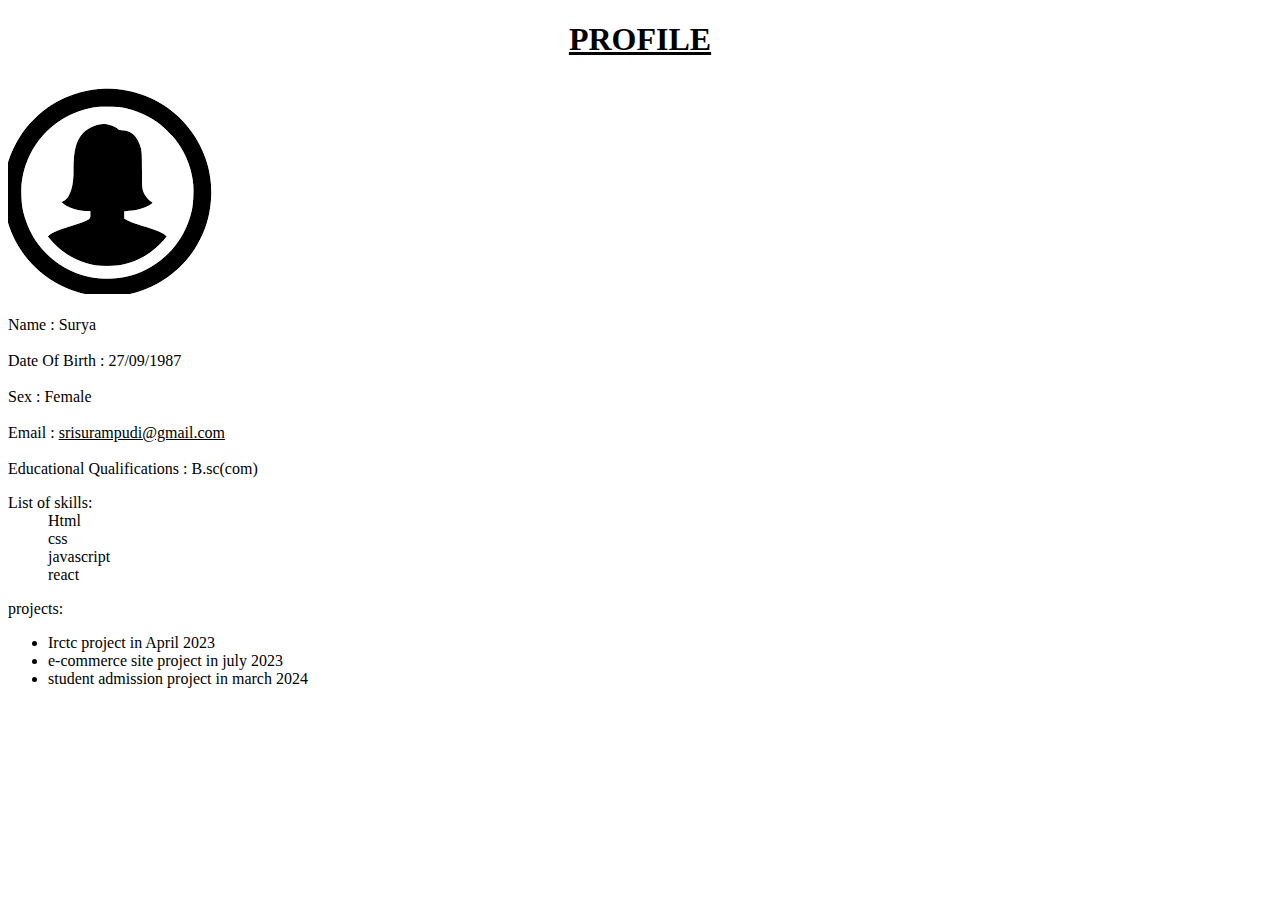
<file: Profile/index.html>
<!DOCTYPE html>
<html lang="en">

<head>
    <meta charset="UTF-8">
    <meta name="viewport" content="width=device-width, initial-scale=1.0">
    <title>Document</title>
    <style>
        .A {
            text-align: center;
            text-decoration: underline;
        }
    </style>
</head>

<body>

    <h1 class="A">PROFILE </h1>

    <img src="./image.png" alt="pic">
    <br>
    <br>
    <div> Name : Surya</div>
    <br>
    <div> Date Of Birth : 27/09/1987</div>
    <br>
    <div> Sex : Female</div>
    <br>
    <div> Email : <u>srisurampudi@gmail.com</u> </div>
    <br>
    <div> Educational Qualifications : B.sc(com)</div>

    <dl>
        <dt>List of skills:</dt>
        <dd>Html</dd>
        <dd>css</dd>
        <dd>javascript</dd>
        <dd>react</dd>
    </dl>

    <div>projects:</div>
    <ul>
        <li>
            Irctc project in April 2023
        </li>
        <li>
            e-commerce site project in july 2023
        </li>
        <li>student admission project in march 2024</li>
    </ul>


</body>

</html>
</file>
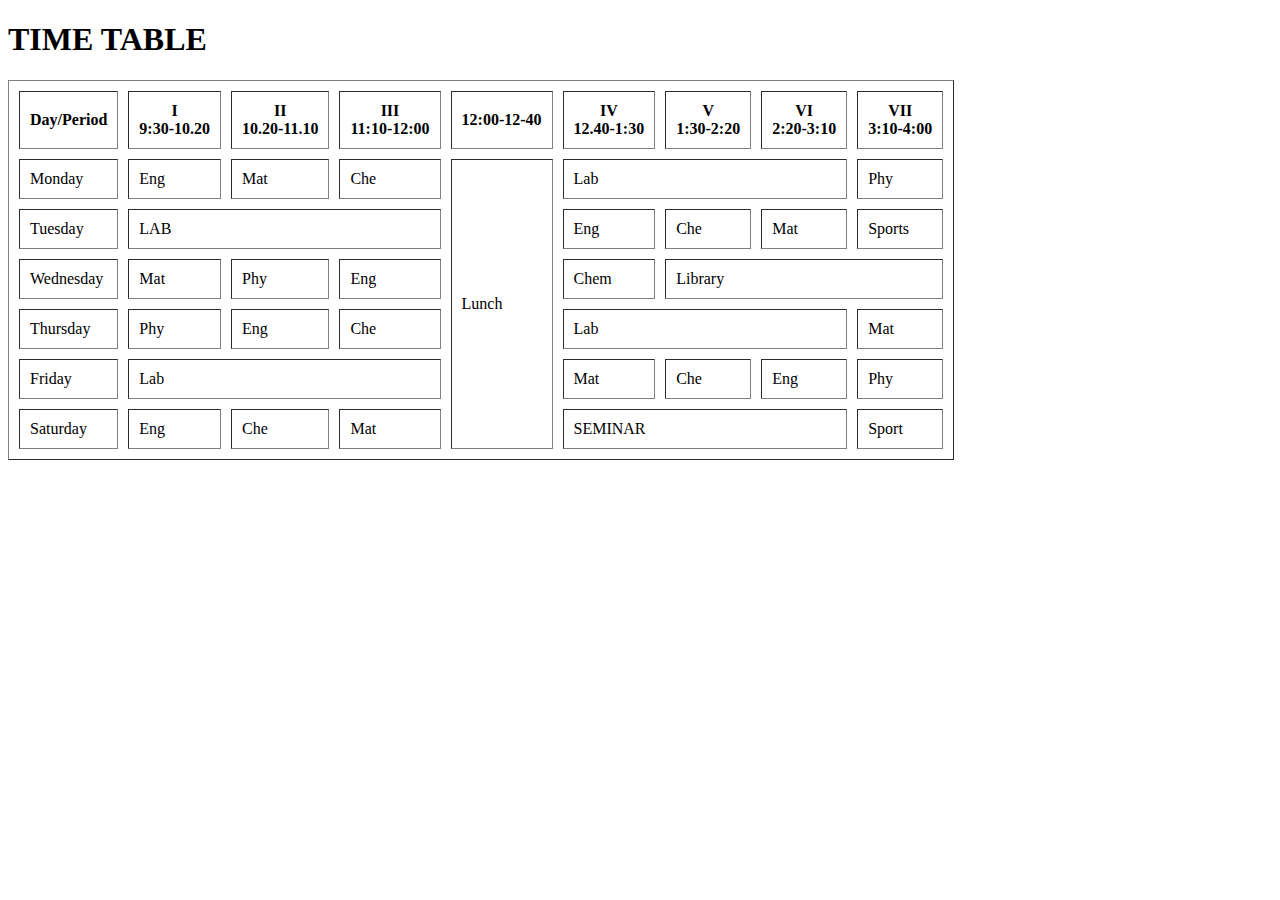
<file: TimeTable/index.html>
<!DOCTYPE html>
<html lang="en">

<head>
    <meta charset="UTF-8">
    <meta name="viewport" content="width=device-width, initial-scale=1.0">
    <title>Document</title>


</head>

<body>
    <h1>TIME TABLE</h1>
    <table border="1" cellspacing="10" cellpadding="10">
        <tr>
            <th>Day/Period</th>
            <th> I <br /> 9:30-10.20</th>
            <th> II <br /> 10.20-11.10</th>
            <th> III <br> 11:10-12:00</th>
            <th> 12:00-12-40</th>
            <th>IV <br> 12.40-1:30</th>
            <th>V <br>1:30-2:20</th>
            <th>VI <br>2:20-3:10</th>
            <th>VII <br>3:10-4:00</th>
        </tr>
        <tr>
            <td>Monday</td>
            <td>Eng</td>
            <td>Mat</td>
            <td>Che</td>
            <td rowspan="6"> Lunch</td>
            <td colspan="3">Lab</td>
            <td>Phy</td>


        </tr>
        <tr>
            <td>Tuesday</td>
            <td colspan="3">LAB</td>
            <td>Eng</td>
            <td>Che</td>
            <td>Mat</td>
            <td>Sports</td>

        </tr>
        <tr>
            <td>Wednesday</td>
            <td>Mat</td>
            <td>Phy</td>
            <td>Eng</td>
            <td>Chem</td>
            <td colspan="3">Library</td>

        </tr>
        <tr>
            <td>Thursday</td>
            <td>Phy</td>
            <td>Eng</td>
            <td>Che</td>
            <td colspan="3">Lab</td>
            <td>Mat</td>

        </tr>
        <tr>
            <td>Friday</td>
            <td colspan="3">Lab</td>
            <td>Mat</td>
            <td>Che</td>
            <td>Eng</td>
            <td>Phy</td>

        </tr>
        <tr>
            <td>Saturday</td>
            <td>Eng</td>
            <td>Che</td>
            <td>Mat</td>
            <td colspan="3">SEMINAR</td>
            <td>Sport</td>

        </tr>
    </table>
</body>

</html>
</file>
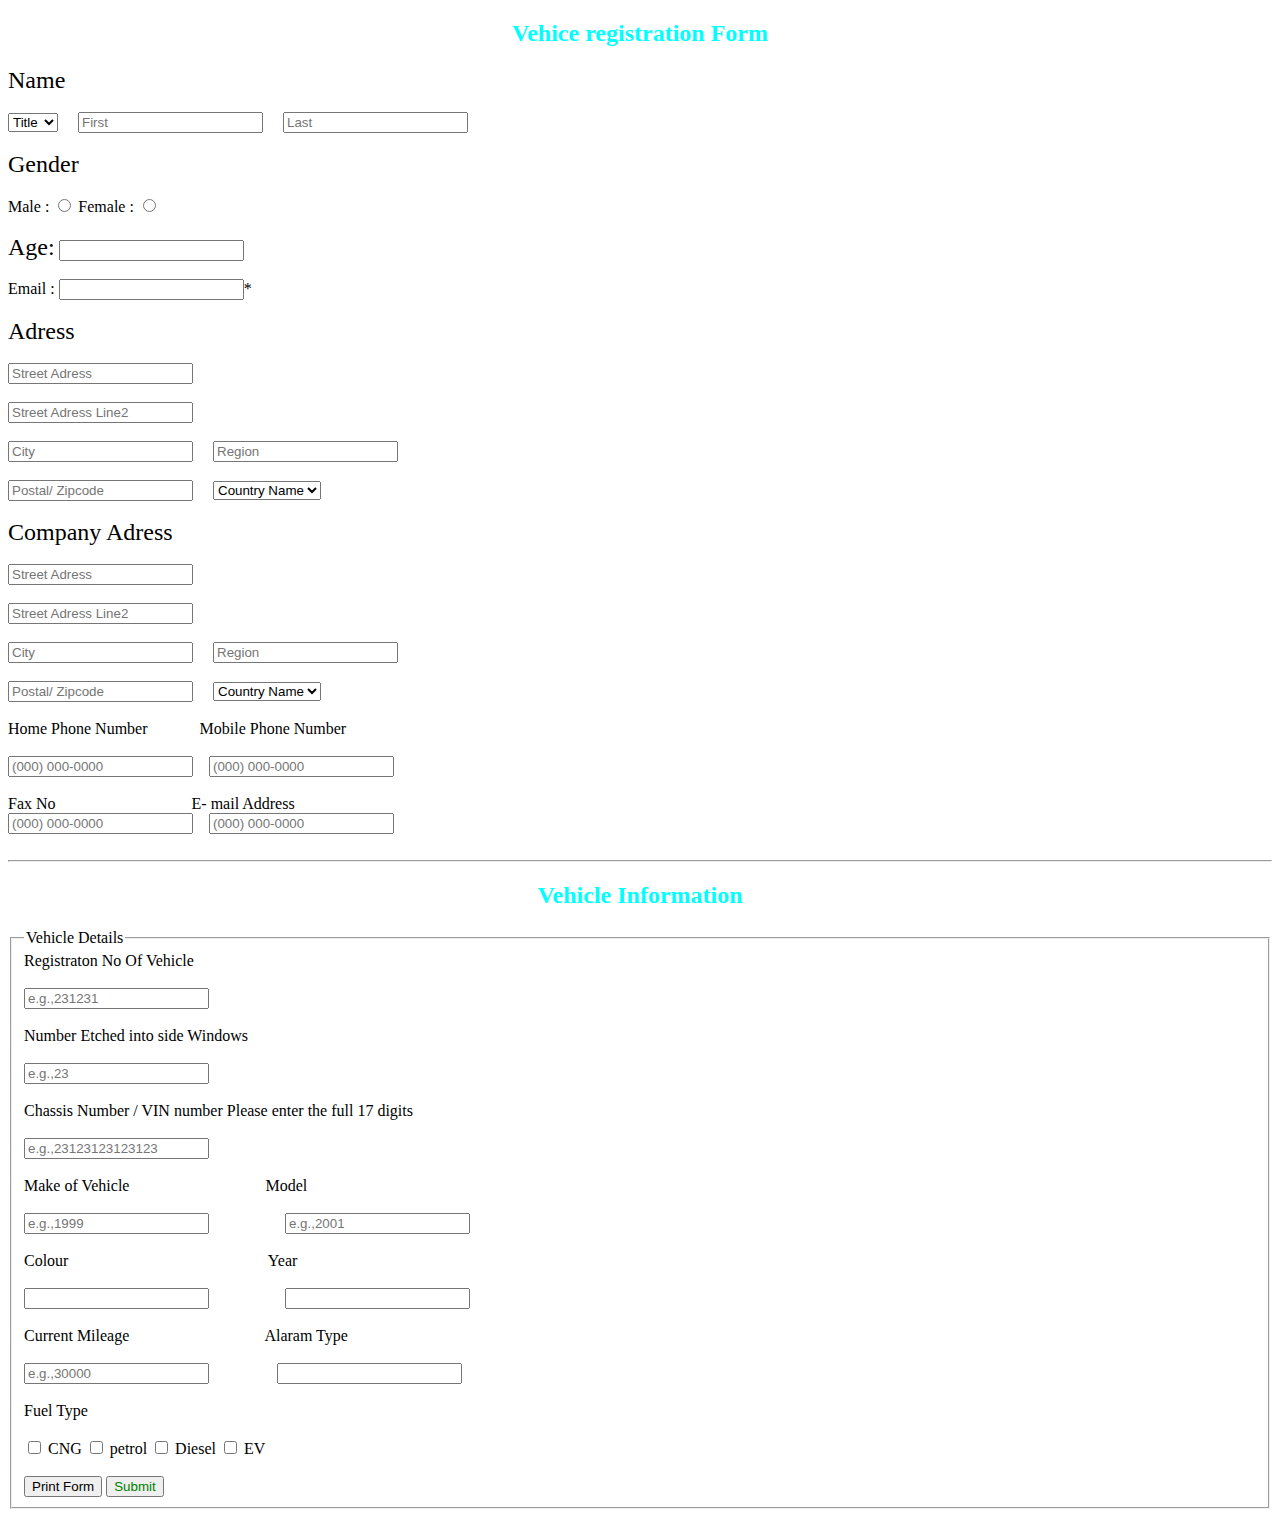
<file: VehicleRegistration/index.html>
<!DOCTYPE html>
<html lang="en">

<head>
    <meta charset="UTF-8" />
    <meta name="viewport" content="width=device-width, initial-scale=1.0" />
    <title>VehicleRegistrationForm</title>
</head>

<body>
    <h2 style="color: aqua" align="center">Vehice registration Form</h2>
    <form action="main.java">
        <label for="name" style="font-size: 150%">Name</label><br /><br />
        <select style="max-height: max-content" name="title" id="">
            <option value="Title">Title</option>
            <option value="Ms">Ms</option>
            <option value="Miss">Miss</option>
            <option value="Mr">Mr</option>
            <option value="Mrs">Mrs</option>
        </select>
        &nbsp;&nbsp;&nbsp;
        <input type="text" placeholder="First" />
        &nbsp;&nbsp;&nbsp;
        <input type="text" placeholder="Last" />
        <br />
        <br />
        <label for="gender" style="font-size: 150%">Gender</label>
        <br />
        <br />
        <label for="male"> Male :</label>
        <input type="radio" name="gender" id="male">
        <label for="female"> Female :</label>
        <input type="radio" name="gender" id="female">
        <br>
        <br>
        <label for="age" style="font-size: 150%">Age:</label>
        <input type="number">
        <br><br>
        <label for="email"> Email :</label>
        <input type="email">*



        <br>
        <br>
        <label for="Adress" style="font-size: 150%">Adress</label><br /><br />
        <input type="text" placeholder="Street Adress" />
        <br />
        <br />

        <input type="text" placeholder="Street Adress Line2" />
        <br />
        <br />
        <input type="text" placeholder="City" />
        &nbsp;&nbsp;&nbsp;
        <input type="text" placeholder="Region" />
        <br />
        <br />
        <input type="text" placeholder="Postal/ Zipcode" />
        &nbsp;&nbsp;&nbsp;
        <select name="country" id="">
            <option value="countryname">Country Name</option>
            <option value="countryname">Australi</option>
            <option value="countryname">U.S.A</option>
            <option value="countryname">U.k</option>
            <option value="countryname">India</option>
            <option value="countryname">Newzealand</option>


        </select>
        <br>
        <br>
        <label for="Adress" style="font-size: 150%"> Company Adress</label><br /><br />
        <input type="text" placeholder="Street Adress" />
        <br />
        <br />

        <input type="text" placeholder="Street Adress Line2" />
        <br />
        <br />
        <input type="text" placeholder="City" />
        &nbsp;&nbsp;&nbsp;
        <input type="text" placeholder="Region" />
        <br />
        <br />
        <input type="text" placeholder="Postal/ Zipcode" />
        &nbsp;&nbsp;&nbsp;
        <select name="country" id="">
            <option value="countryname">Country Name</option>
            <option value="countryname">Australi</option>
            <option value="countryname">U.S.A</option>
            <option value="countryname">U.k</option>
            <option value="countryname">India</option>
            <option value="countryname">Newzealand</option>


        </select>
        <br>
        <br>
        <label for="ph">Home Phone Number</label>
        &nbsp;&nbsp;&nbsp;&nbsp;&nbsp;&nbsp;&nbsp;&nbsp;&nbsp;&nbsp;&nbsp;
        <label for="ph">Mobile Phone Number</label>
        <br>
        <br>
        <input type="text" maxlength="10" placeholder="(000) 000-0000">
        &nbsp;&nbsp;

        <input type="text" maxlength="10" placeholder="(000) 000-0000">
        <br>
        <br>

        <label for="ph">Fax No</label>
        &nbsp;&nbsp;&nbsp;&nbsp;&nbsp;&nbsp;&nbsp;&nbsp;&nbsp;&nbsp;&nbsp;&nbsp;&nbsp;&nbsp;&nbsp;&nbsp;&nbsp;&nbsp;&nbsp;&nbsp;&nbsp;&nbsp;&nbsp;&nbsp;&nbsp;&nbsp;&nbsp;&nbsp;&nbsp;&nbsp;&nbsp;&nbsp;
        <label for="ph">E- mail Address</label>
        <br>

        <input type="text" maxlength="10" placeholder="(000) 000-0000">
        &nbsp;&nbsp;

        <input type="text" maxlength="10" placeholder="(000) 000-0000">
        <br>
        <br>
        <hr>
        <h2 style="color: aqua" align="center">Vehicle Information</h2>
        <fieldset>
            <legend> Vehicle Details</legend>
            <label for="registration">Registraton No Of Vehicle</label>
            <br>
            <br>

            <input type="text" placeholder="e.g.,231231">
            <br>
            <br>
            <label for="sidewindow">Number Etched into side Windows</label>
            <br>
            <br>
            <input type="text" placeholder="e.g.,23">
            <br>
            <br>
            <label for="vin number">Chassis Number / VIN number Please enter the full 17 digits</label>
            <br>
            <br>
            <input type="text" placeholder="e.g.,23123123123123">
            <br>
            <br>
            <label for="Make of Vehicle">Make of Vehicle</label>
            &nbsp;&nbsp;&nbsp;&nbsp;&nbsp;&nbsp;&nbsp;&nbsp;&nbsp;&nbsp;&nbsp;&nbsp;&nbsp;&nbsp;&nbsp;&nbsp;&nbsp;&nbsp;&nbsp;&nbsp;&nbsp;&nbsp;&nbsp;&nbsp;&nbsp;&nbsp;&nbsp;&nbsp;&nbsp;&nbsp;&nbsp;&nbsp;
            <label for="Make of Vehicle">Model</label>
            <br>
            <br>
            <input type="text" placeholder="e.g.,1999">
            &nbsp;&nbsp;&nbsp;&nbsp;&nbsp;&nbsp;&nbsp;&nbsp;&nbsp;&nbsp;&nbsp;&nbsp;&nbsp;&nbsp;&nbsp;&nbsp;&nbsp;
            <input type="number" placeholder="e.g.,2001">
            <br>
            <br>
            <label for="colour">Colour</label>
            &nbsp;&nbsp;&nbsp;&nbsp;&nbsp;&nbsp;&nbsp;&nbsp;&nbsp;&nbsp;&nbsp;&nbsp;&nbsp;&nbsp;&nbsp;&nbsp;&nbsp;
            &nbsp;&nbsp;&nbsp;&nbsp;&nbsp;&nbsp;&nbsp;&nbsp;&nbsp;&nbsp;&nbsp;&nbsp;&nbsp;&nbsp;&nbsp;&nbsp;&nbsp;
            &nbsp;&nbsp;&nbsp;&nbsp;&nbsp;&nbsp;&nbsp;&nbsp;&nbsp;&nbsp;&nbsp;&nbsp;
            <label for="year">Year</label>
            <br>
            <br>
            <input type="text" placeholder="">
            &nbsp;&nbsp;&nbsp;&nbsp;&nbsp;&nbsp;&nbsp;&nbsp;&nbsp;&nbsp;&nbsp;&nbsp;&nbsp;&nbsp;&nbsp;&nbsp;&nbsp;

            <input type="number" maxlength="4" placeholder="">
            <br>
            <br>
            <label for="current mileage">Current Mileage</label>
            &nbsp;&nbsp;&nbsp;&nbsp;&nbsp;&nbsp;&nbsp;&nbsp;&nbsp;&nbsp;&nbsp;&nbsp;&nbsp;&nbsp;&nbsp;&nbsp;&nbsp;
            &nbsp;&nbsp;&nbsp;&nbsp;&nbsp;&nbsp;&nbsp;&nbsp;&nbsp;&nbsp;&nbsp;&nbsp;&nbsp;&nbsp;

            <label for="alarm type">Alaram Type</label>
            <br>
            <br>
            <input type="number" maxlength="10" placeholder="e.g.,30000">
            &nbsp;&nbsp;&nbsp;&nbsp;&nbsp;&nbsp;&nbsp;&nbsp;&nbsp;&nbsp;&nbsp;&nbsp;&nbsp;&nbsp;&nbsp;
            <input type="text" placeholder="">
            <br><br>
            <label for="alarm type">Fuel Type</label>
            <br><br>
            <input type="checkbox" id="type">
            <label for="type">CNG</label>
            <input type="checkbox" id="man">
            <label for="man">petrol</label>
            <input type="checkbox" id="Hyb">
            <label for="HYb">Diesel</label>
            <input type="checkbox" id="ev">
            <label for="ev">EV</label>
            <br><br>
            <button>Print Form</button>
            <button style="color: green;"> Submit</button>

        </fieldset>

    </form>
</body>

</html>
</file>
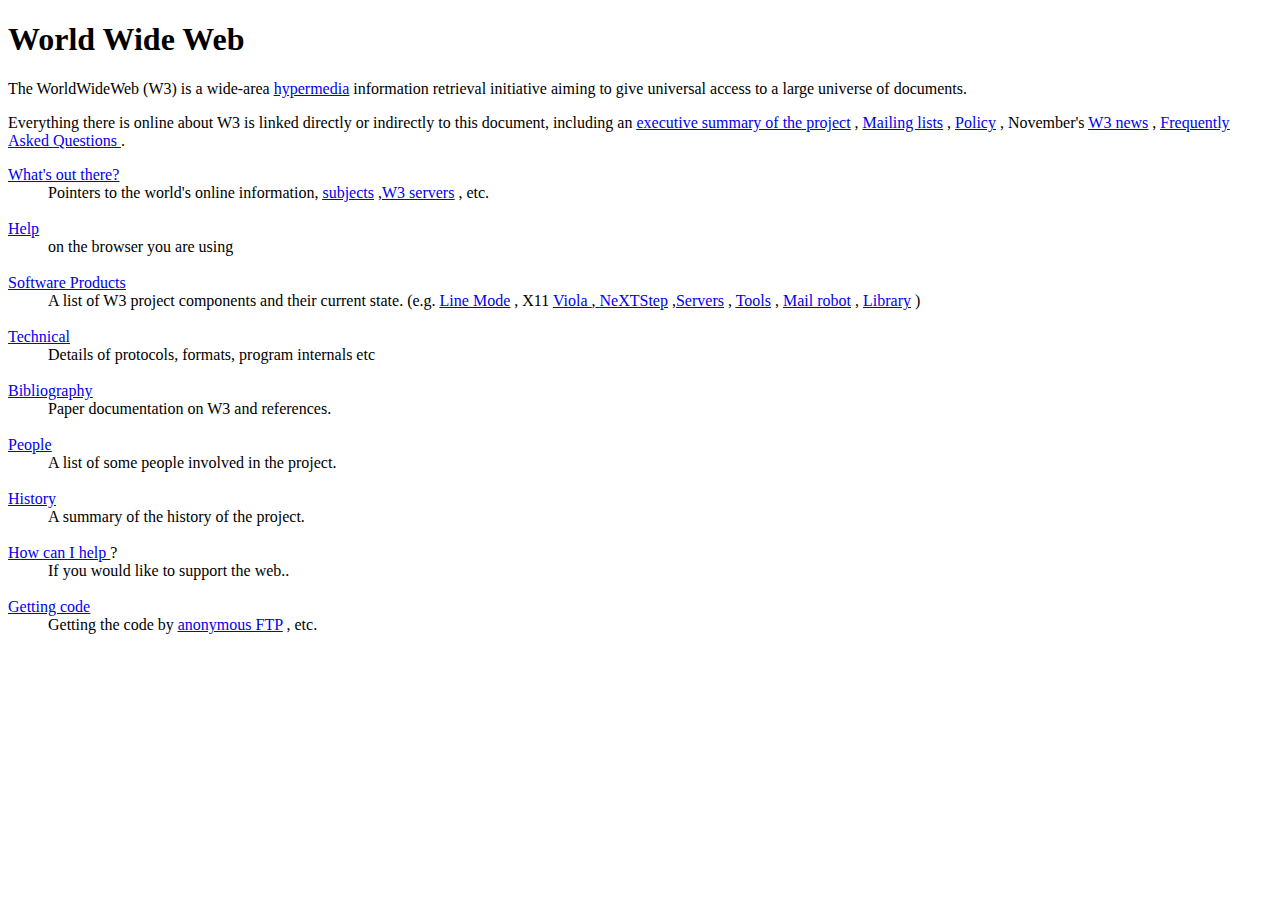
<file: WwwUSingdl/index.html>
<!DOCTYPE html>
<html lang="en">

<head>
    <meta charset="UTF-8" />
    <meta name="viewport" content="width=device-width, initial-scale=1.0" />
    <title>Document</title>
</head>

<body>
    <h1>World Wide Web</h1>
    <p>
        The WorldWideWeb (W3) is a wide-area
        <a href="https://info.cern.ch/hypertext/WWW/WhatIs.html"><u>hypermedia</u></a>
        information retrieval initiative aiming to give universal access to a
        large universe of documents.
    </p>
    <p>
        Everything there is online about W3 is linked directly or indirectly to
        this document, including an
        <a href="https://info.cern.ch/hypertext/WWW/Summary.html"><u>executive summary of the project</u></a>
        ,
        <a href="https://info.cern.ch/hypertext/WWW/Administration/Mailing/Overview.html"><u>Mailing lists</u></a>
        ,
        <a href="https://info.cern.ch/hypertext/WWW/Policy.html"><u>Policy</u></a>
        , November's
        <a href="https://info.cern.ch/hypertext/WWW/News/9211.html">
            <u>W3 news</u></a>
        ,
        <a href="https://info.cern.ch/hypertext/WWW/FAQ/List.html">
            <u>Frequently Asked Questions</u> </a>.
    </p>
    <p>
        <a href="https://info.cern.ch/hypertext/DataSources/Top.html">

            <dl>
                <dt> <a href="https://info.cern.ch/hypertext/DataSources/Top.html"><u>What's out there?</u></a></dt>
                <dd>Pointers to the world's online
                    information,
                    <a href="https://info.cern.ch/hypertext/DataSources/bySubject/Overview.html"><u>subjects</u></a>
                    ,<a href="https://info.cern.ch/hypertext/DataSources/WWW/Servers.html"><u>W3 servers</u></a>
                    , etc.

                </dd>
                <br>
                <dt><a href="https://info.cern.ch/hypertext/WWW/Help.html"> <u> Help</u></a></dt>
                <dd>on the browser you are using</dd>
                <br>
                <dt><a href="https://info.cern.ch/hypertext/WWW/Status.html">
                        <u>Software Products</u></a></dt>
                <dd> A list of W3 project components and their current state. (e.g.
                    <a href="https://info.cern.ch/hypertext/WWW/LineMode/Browser.html"><u> Line Mode</u></a>
                    , X11
                    <a href="https://info.cern.ch/hypertext/WWW/Status.html#35">
                        <u>Viola </u></a>
                    ,<a href="https://info.cern.ch/hypertext/WWW/NeXT/WorldWideWeb.html">
                        <u>NeXTStep</u></a>
                    ,<a href="https://info.cern.ch/hypertext/WWW/Daemon/Overview.html"><u>Servers</u></a>
                    ,
                    <a href="https://info.cern.ch/hypertext/WWW/Tools/Overview.html"><u>Tools</u></a>
                    ,
                    <a href="https://info.cern.ch/hypertext/WWW/MailRobot/Overview.html">
                        <u> Mail robot</u></a>
                    ,
                    <a href="https://info.cern.ch/hypertext/WWW/Status.html#57"><u>Library</u></a>
                    )
                </dd>
                <br>
                <dt> <a href="https://info.cern.ch/hypertext/WWW/Technical.html">
                        <u> Technical </u></a></dt>
                <dd>Details of protocols, formats, program internals etc</dd>
                <br>
                <dt> <a href="https://info.cern.ch/hypertext/WWW/Bibliography.html">
                        <u> Bibliography</u></a></dt>
                <dd>Paper documentation on W3 and references.</dd>
                <br>
                <dt><a href="https://info.cern.ch/hypertext/WWW/People.html"><u>People</u></a></dt>
                <dd>A list of some people involved in the project.</dd>
                <br>
                <dt><a href="https://info.cern.ch/hypertext/WWW/History.html"><u>History</u></a></dt>
                <dd>A summary of the history of the project.</dd>
                <br>
                <dt> <a href="https://info.cern.ch/hypertext/WWW/Helping.html"><u> How can I help </u></a>?</dt>
                <dd>If you would like to support the web..</dd>
                <br>
                <dt> <a href="https://info.cern.ch/hypertext/README.html"><u>Getting code</u></a></dt>
                <dd> Getting the code by
                    <a href="https://info.cern.ch/hypertext/WWW/LineMode/Defaults/Distribution.html"><u>anonymous
                            FTP</u></a>
                    , etc.
                </dd>

            </dl>
</body>

</html>
</file>
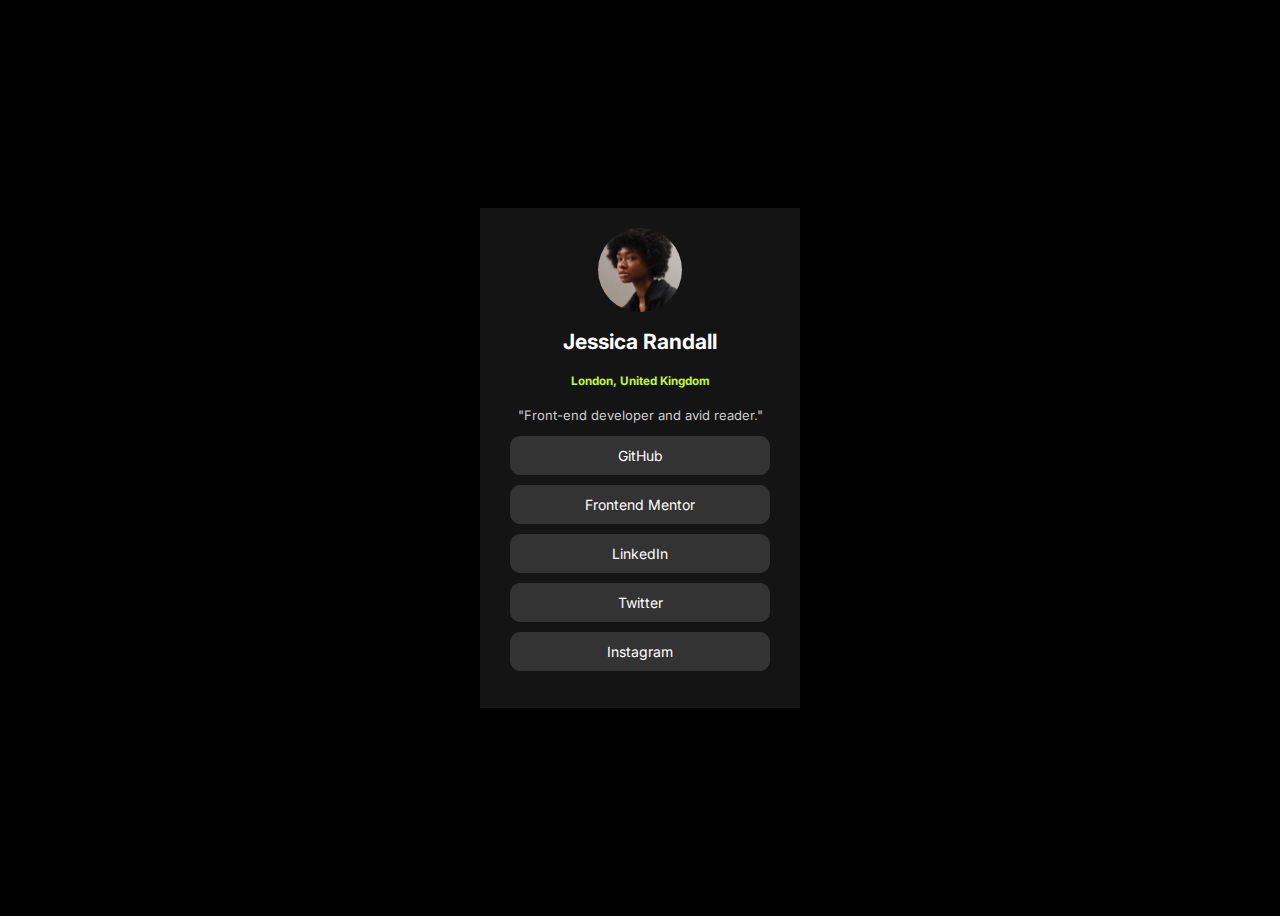
<file: Css/FrontEndMentor/index.html>
<!DOCTYPE html>
<html lang="en">

<head>
  <meta charset="UTF-8">
  <meta name="viewport" content="width=device-width, initial-scale=1.0">
  <!-- displays site properly based on user's device -->

  <link rel="icon" type="image/png" sizes="32x32" href="./assets/images/favicon-32x32.png">
  <link rel="stylesheet" href="./style.css">
  <title>Frontend Mentor | Social links profile</title>

  <!-- Feel free to remove these styles or customise in your own stylesheet 👍 -->

</head>

<body>
  <div class="main">
    <div class="image"><img id="img" src="assets/images/avatar-jessica.jpeg" alt="Jessica"></div>
    <h2 class="name">Jessica Randall</h5>
      <h5 class="address">London, United Kingdom</h6>
        <p class="para">"Front-end developer and avid reader."</p>


        <div class="GitHub">GitHub</div>
        <div class="Frontend"> Frontend Mentor</div>
        <div class="LinkedIn"> LinkedIn</div>
        <div class="Twitter">Twitter</div>
        <div class="Instagram"> Instagram</div>
    </div>
  </div>
</body>

</html>
</file>
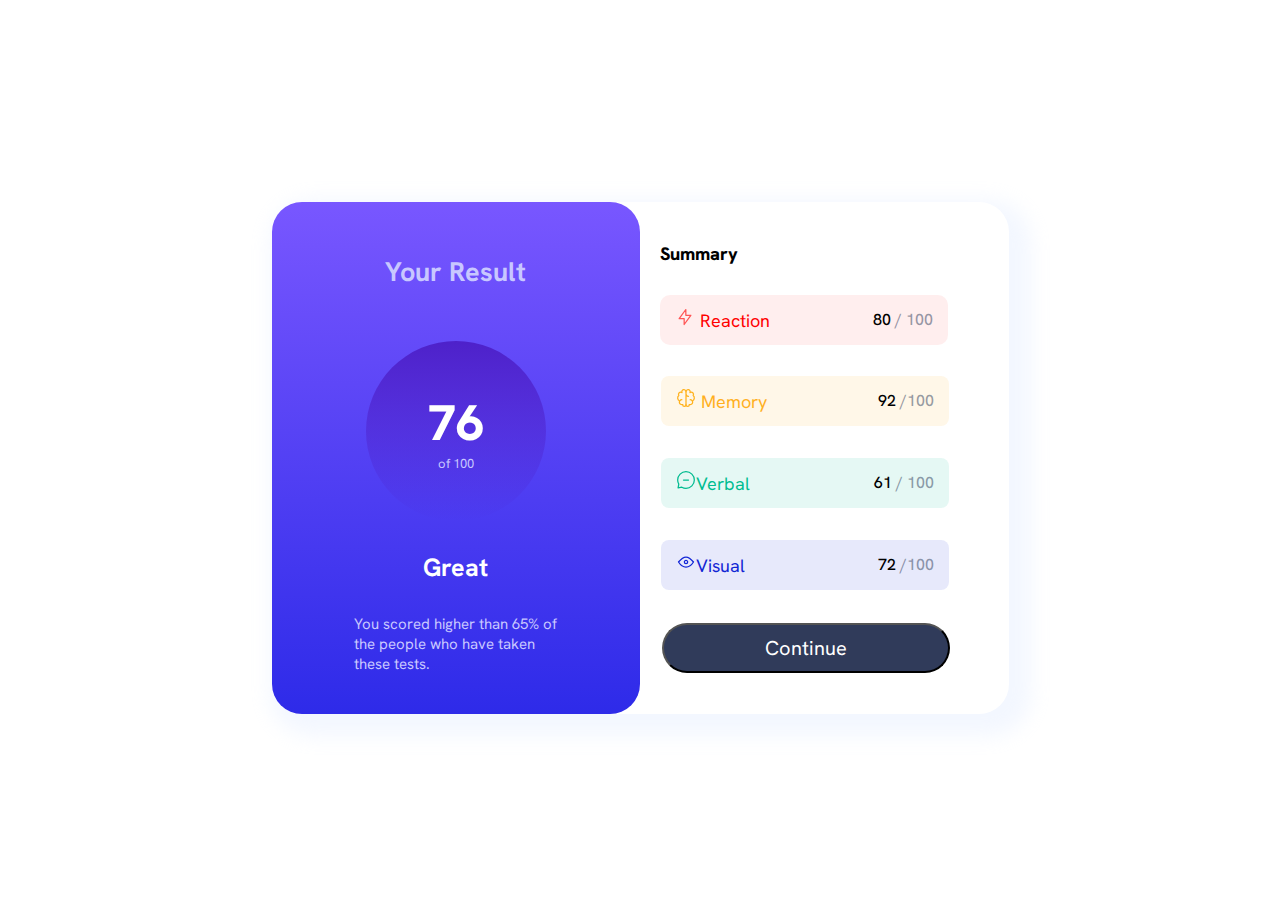
<file: Css/results-summary-component-main/index.html>
<!DOCTYPE html>
<html lang="en">

<head>
  <meta charset="UTF-8" />
  <meta name="viewport" content="width=device-width, initial-scale=1.0" />
  <!-- displays site properly based on user's device -->

  <link rel="icon" type="image/png" sizes="32x32" href="./assets/images/favicon-32x32.png" />
  <link rel="stylesheet" href="./style.css" />

  <title>Frontend Mentor | Results summary component</title>

  <!-- Feel free to remove these styles or customise in your own stylesheet 👍 -->
</head>

<body>
  <div class="main">
    <div class="card">
    <div class="container1">
      <div>
        <h2 class="result">Your Result</h2>
      </div>
      <div class="circle">
        <div class="marks">76</div>
        <div class="total">of 100</div>
      </div>
      <div class="result_status">Great</div>
      <div class="result_description">
        You scored higher than 65% of <br />the people who have taken <br />
        these tests.
      </div>
    </div>
    <!--begin container right-->
    <div class="container2">
      <div class="summary">Summary</div>
      <div class="reaction">
        <div>
          <img src="./assets/images/icon-reaction.svg" alt="Reaction" />
          Reaction
        </div>
        <div class="marks1">
          <span class="obmarks"> 80 </span>
          <span class="totalmarks">/ 100</span>
        </div>
      </div>
      <div class="memory">
        <div>
          <img src="./assets/images/icon-memory.svg" alt="Memory" />
          Memory
        </div>
        <div class="marks1">
          <span class="obmarks"> 92 </span>
          <span class="totalmarks"> /100 </span>
        </div>
      </div>
      <div class="verbal">
        <div>
          <img src="./assets/images/icon-verbal.svg" alt="Verbal" />Verbal
        </div>
        <div class="marks1">
          <span class="obmarks">61 </span>
          <span class="totalmarks">/ 100</span>
        </div>
      </div>

      <div class="visual">
        <div>
          <img src="./assets/images/icon-visual.svg" alt="Visual" />Visual
        </div>
        <div class="marks1">
          <span class="obmarks">72 </span>
          <span class="totalmarks">/100</span>
        </div>
      </div>
      <button class="button">Continue</button>
      </div>
    </div>
  </div>


</body>

</html>
</file>
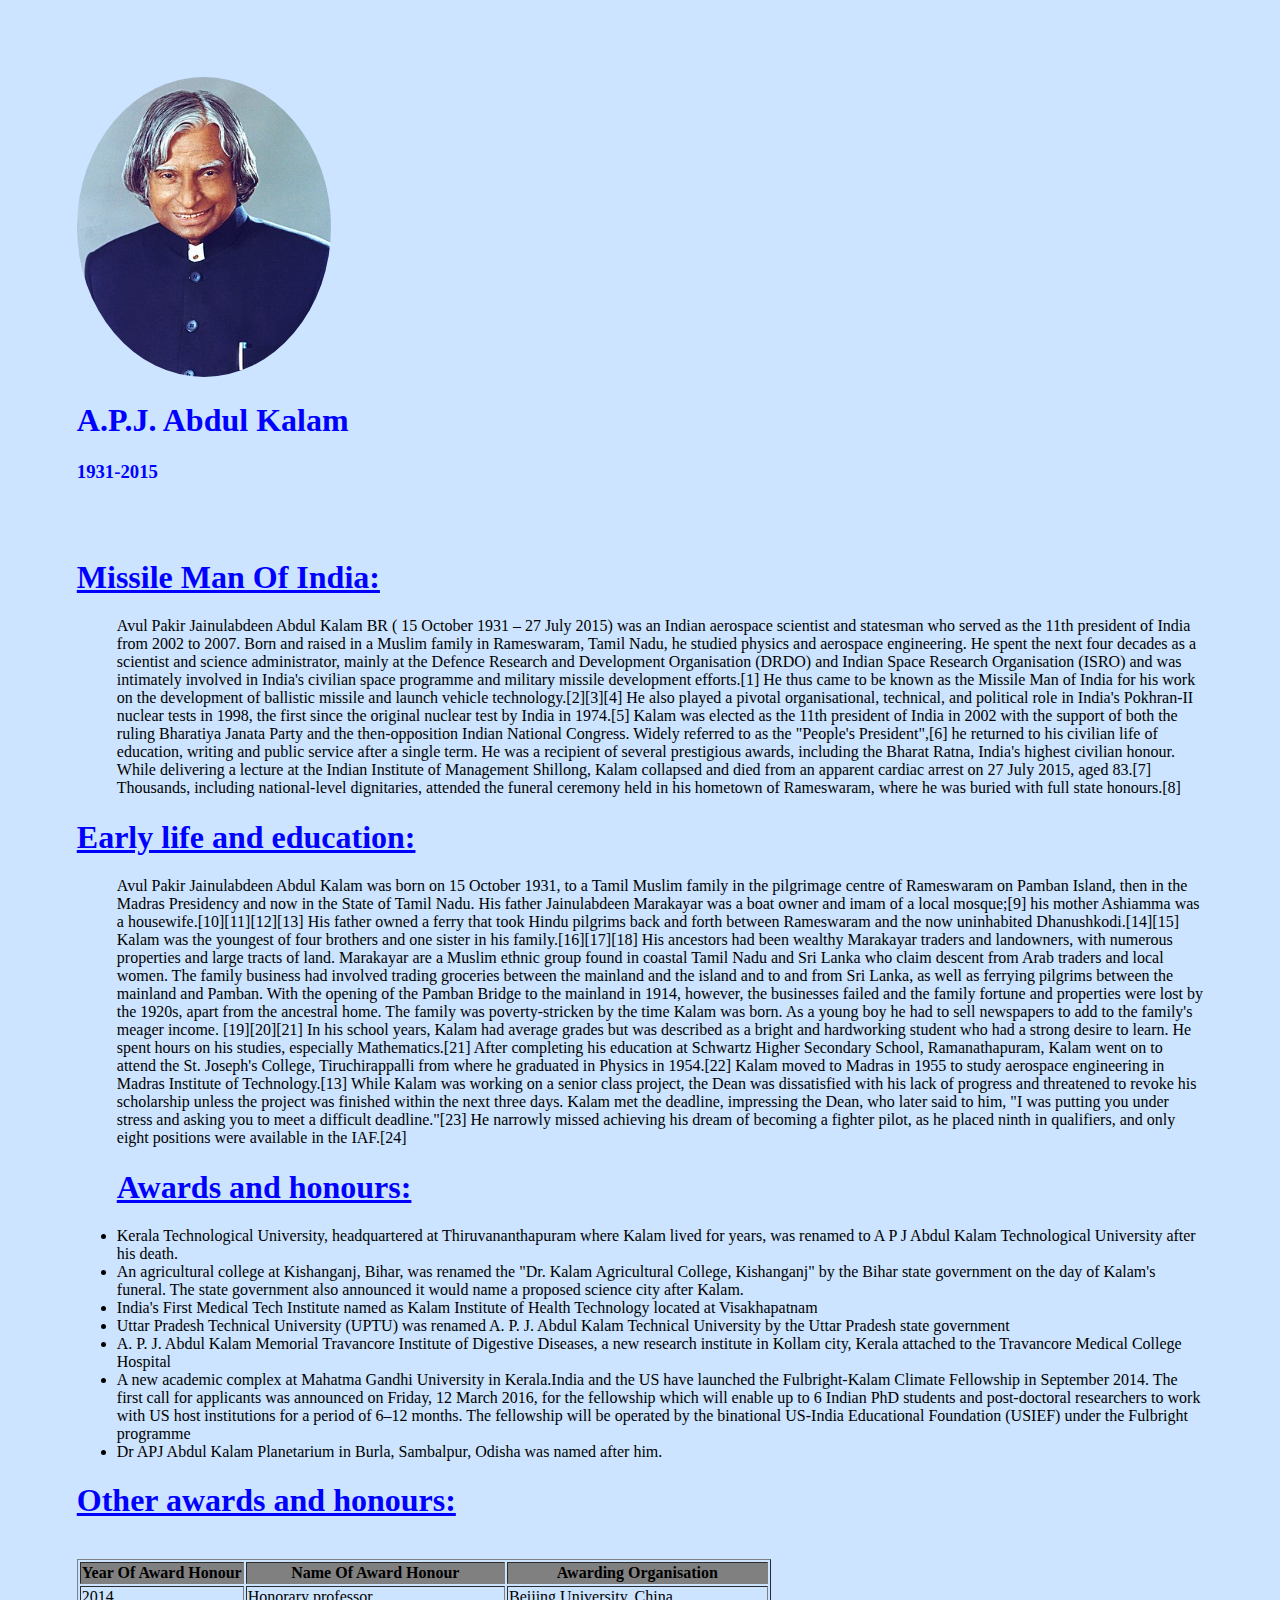
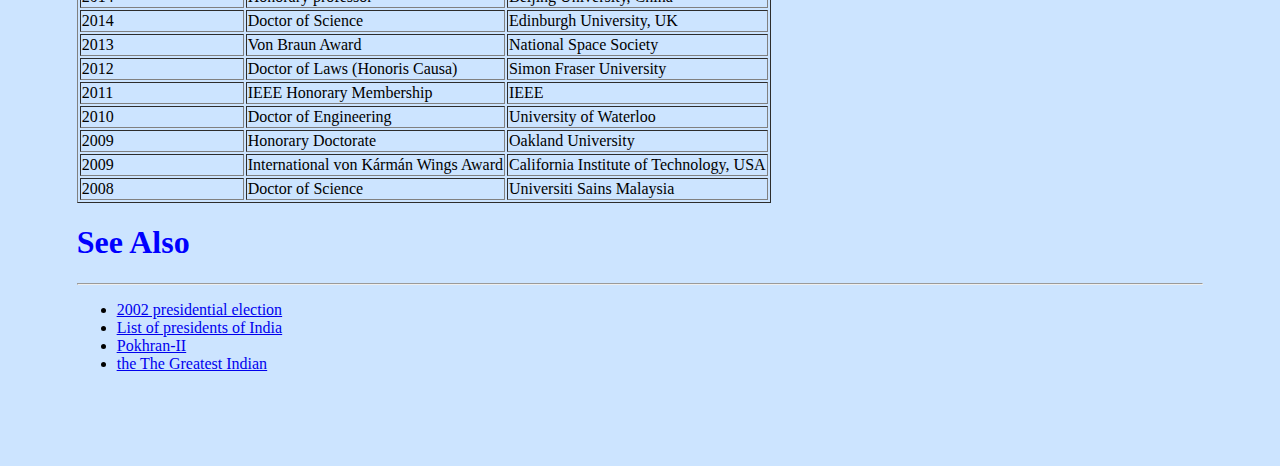
<file: Css/TributePage/index.html>
<!DOCTYPE html>
<html lang="en">
  <head>
    <meta charset="UTF-8" />
    <meta name="viewport" content="width=device-width, initial-scale=1.0" />
    <title>TributePage</title>
    <link rel="stylesheet" href="./style.css" />
  </head>

  <body>
    <div class="container">
      <img id="img" src="./A._P._J._Abdul_Kalam.jpg" alt="pic" />
    </div>
    <div>
      <h1 id="name">A.P.J. Abdul Kalam</h1>
      <h3 id="year">1931-2015</h3>
    </div>
    <br /><br />
    <dl>
      <dt>
        <h1><u>Missile Man Of India:</u></h1>
      </dt>
      <dd>
        Avul Pakir Jainulabdeen Abdul Kalam BR ( 15 October 1931 – 27 July 2015)
        was an Indian aerospace scientist and statesman who served as the 11th
        president of India from 2002 to 2007. Born and raised in a Muslim family
        in Rameswaram, Tamil Nadu, he studied physics and aerospace engineering.
        He spent the next four decades as a scientist and science administrator,
        mainly at the Defence Research and Development Organisation (DRDO) and
        Indian Space Research Organisation (ISRO) and was intimately involved in
        India's civilian space programme and military missile development
        efforts.[1] He thus came to be known as the Missile Man of India for his
        work on the development of ballistic missile and launch vehicle
        technology.[2][3][4] He also played a pivotal organisational, technical,
        and political role in India's Pokhran-II nuclear tests in 1998, the
        first since the original nuclear test by India in 1974.[5] Kalam was
        elected as the 11th president of India in 2002 with the support of both
        the ruling Bharatiya Janata Party and the then-opposition Indian
        National Congress. Widely referred to as the "People's President",[6] he
        returned to his civilian life of education, writing and public service
        after a single term. He was a recipient of several prestigious awards,
        including the Bharat Ratna, India's highest civilian honour. While
        delivering a lecture at the Indian Institute of Management Shillong,
        Kalam collapsed and died from an apparent cardiac arrest on 27 July
        2015, aged 83.[7] Thousands, including national-level dignitaries,
        attended the funeral ceremony held in his hometown of Rameswaram, where
        he was buried with full state honours.[8]
      </dd>
    </dl>
    <dl>
      <dt>
        <h1><u>Early life and education:</u></h1>
      </dt>

      <dd>
        Avul Pakir Jainulabdeen Abdul Kalam was born on 15 October 1931, to a
        Tamil Muslim family in the pilgrimage centre of Rameswaram on Pamban
        Island, then in the Madras Presidency and now in the State of Tamil
        Nadu. His father Jainulabdeen Marakayar was a boat owner and imam of a
        local mosque;[9] his mother Ashiamma was a housewife.[10][11][12][13]
        His father owned a ferry that took Hindu pilgrims back and forth between
        Rameswaram and the now uninhabited Dhanushkodi.[14][15] Kalam was the
        youngest of four brothers and one sister in his family.[16][17][18] His
        ancestors had been wealthy Marakayar traders and landowners, with
        numerous properties and large tracts of land. Marakayar are a Muslim
        ethnic group found in coastal Tamil Nadu and Sri Lanka who claim descent
        from Arab traders and local women. The family business had involved
        trading groceries between the mainland and the island and to and from
        Sri Lanka, as well as ferrying pilgrims between the mainland and Pamban.
        With the opening of the Pamban Bridge to the mainland in 1914, however,
        the businesses failed and the family fortune and properties were lost by
        the 1920s, apart from the ancestral home. The family was
        poverty-stricken by the time Kalam was born. As a young boy he had to
        sell newspapers to add to the family's meager income. [19][20][21] In
        his school years, Kalam had average grades but was described as a bright
        and hardworking student who had a strong desire to learn. He spent hours
        on his studies, especially Mathematics.[21] After completing his
        education at Schwartz Higher Secondary School, Ramanathapuram, Kalam
        went on to attend the St. Joseph's College, Tiruchirappalli from where
        he graduated in Physics in 1954.[22] Kalam moved to Madras in 1955 to
        study aerospace engineering in Madras Institute of Technology.[13] While
        Kalam was working on a senior class project, the Dean was dissatisfied
        with his lack of progress and threatened to revoke his scholarship
        unless the project was finished within the next three days. Kalam met
        the deadline, impressing the Dean, who later said to him, "I was putting
        you under stress and asking you to meet a difficult deadline."[23] He
        narrowly missed achieving his dream of becoming a fighter pilot, as he
        placed ninth in qualifiers, and only eight positions were available in
        the IAF.[24]
      </dd>
    </dl>
    <ul>
      <h1 style="color: blue"><u>Awards and honours:</u></h1>
      <li>
        Kerala Technological University, headquartered at Thiruvananthapuram
        where Kalam lived for years, was renamed to A P J Abdul Kalam
        Technological University after his death.
      </li>
      <li>
        An agricultural college at Kishanganj, Bihar, was renamed the "Dr. Kalam
        Agricultural College, Kishanganj" by the Bihar state government on the
        day of Kalam's funeral. The state government also announced it would
        name a proposed science city after Kalam.
      </li>
      <li>
        India's First Medical Tech Institute named as Kalam Institute of Health
        Technology located at Visakhapatnam
      </li>
      <li>
        Uttar Pradesh Technical University (UPTU) was renamed A. P. J. Abdul
        Kalam Technical University by the Uttar Pradesh state government
      </li>
      <li>
        A. P. J. Abdul Kalam Memorial Travancore Institute of Digestive
        Diseases, a new research institute in Kollam city, Kerala attached to
        the Travancore Medical College Hospital
      </li>
      <li>
        A new academic complex at Mahatma Gandhi University in Kerala.India and
        the US have launched the Fulbright-Kalam Climate Fellowship in September
        2014. The first call for applicants was announced on Friday, 12 March
        2016, for the fellowship which will enable up to 6 Indian PhD students
        and post-doctoral researchers to work with US host institutions for a
        period of 6–12 months. The fellowship will be operated by the binational
        US-India Educational Foundation (USIEF) under the Fulbright programme
      </li>
      <li>
        Dr APJ Abdul Kalam Planetarium in Burla, Sambalpur, Odisha was named
        after him.
      </li>
    </ul>
    <div><h1 style="color: blue;"><u>Other awards and honours:</u></h1></div>
    <br>
    <table border="1" >
        <tr>
            <th>Year Of Award Honour</th>
            <th>Name Of Award Honour</th>
            <th>Awarding Organisation</th>
        </tr>
        <tr>
            <td>2014</td>
            <td>Honorary professor	</td>
            <td>Beijing University, China</td>
        </tr>
        <tr>
            <td>2014</td>
            <td>Doctor of Science</td>
            <td>Edinburgh University, UK</td>
        </tr>
        <tr>
            <td>2013</td>
            <td>Von Braun Award</td>
            <td>National Space Society</td>
        </tr>
        <tr>
            <td>2012</td>
            <td>Doctor of Laws (Honoris Causa)	</td>
            <td>Simon Fraser University</td>
        </tr>
        <tr>
            <td>2011</td>
            <td>IEEE Honorary Membership	</td>
            <td>IEEE</td>
        </tr>
        <tr>
            <td>2010</td>
            <td>Doctor of Engineering	</td>
            <td>University of Waterloo</td>
        </tr>
        <tr>
            <td>2009</td>
            <td>Honorary Doctorate	</td>
            <td>Oakland University</td>
        </tr>
        <tr>
            <td>2009</td>
            <td>International von Kármán Wings Award	</td>
            <td>California Institute of Technology, USA</td>
        </tr>
        <tr>
            <td>2008</td>
            <td>Doctor of Science	</td>
            <td>Universiti Sains Malaysia</td>
        </tr>
    </table>
    <footer>
        <div><h1 style="color: blue;">See Also</h1></div>
        <hr>
        <ul>
            <li><a href="https://en.wikipedia.org/wiki/2002_Indian_presidential_election"><u>2002 presidential election</u></a></li>
            <li><a href="https://en.wikipedia.org/wiki/List_of_presidents_of_India"><u>List of presidents of India</u></a></li>
            <li><a href="https://en.wikipedia.org/wiki/Pokhran-II"><u>Pokhran-II</u></a></li>
            <li><a href="https://en.wikipedia.org/wiki/The_Greatest_Indian"><u>the The Greatest Indian</u></a></li>
        </ul>
    </footer>
  </body>
</html>
</file>
<file: Css/FrontEndMentor/style.css>
@import url('https://fonts.googleapis.com/css2?family=Inter:wght@100..900&display=swap');

* {
    box-sizing: border-box;
    font-family: "Inter", sans-serif;
    font-optical-sizing: auto;
    font-weight: 400, 600, 700;
    font-style: normal;
    font-variation-settings:
        "slnt" 0;
}

body {
    background-color: black;
    display: flex;
    justify-content: center;
    align-items: center;
    height: 100vh;

}

.main {
    background-color: hsl(0, 0%, 8%);
    width: 320px;
    height: 500px;
    padding: 20px;
    font-size: 14px;
}

.image {

    display: flex;
    justify-content: center;

}

#img {
    border-radius: 100%;
    width: 30%;
}

.name {
    color: hsl(0, 0%, 100%);
    display: flex;
    justify-content: center;
}

.address {
    color: hsl(75, 94%, 57%);
    display: flex;
    justify-content: center;

}

.para {
    color: hsl(0, 0%, 80%);
    display: flex;
    justify-content: center;
    font-size: small;

}

.GitHub,
.Frontend,
.LinkedIn,
.Twitter,
.Instagram {

    color: white;
    border: 1px solid hsl(0, 0%, 20%);
    padding: 10px;
    margin: 10px;
    display: flex;
    justify-content: center;
    border-radius: 10px;
    background-color: hsl(0, 0%, 20%);
}
</file>
<file: Css/results-summary-component-main/style.css>
@import url('https://fonts.googleapis.com/css2?family=Hanken+Grotesk:ital,wght@0,100..900;1,100..900&display=swap');

*{ 
    box-sizing: border-box;
  font-family: "Hanken Grotesk", sans-serif;
  font-optical-sizing: auto;
  font-weight: 500, 700, 800;
  font-style: normal;
  
}
body
{
    font-size: 18px;
  
}

 .main{
    display: flex;
    justify-content: center;
    align-items: center;
    min-height: 100dvh;
    min-width: 100%;
   }
.card{
    display: grid;
    grid-template-columns: 1fr 1fr;
    background-color: hsl(0, 0%, 100%);
    width: 737px;
    height: 512px;
    border-radius: 30px;
    box-shadow: 10px 10px 20px 12px hsla(221, 100%, 96%, 0.6);
}

.container1{
    display: flex;
    flex-direction: column;
    justify-content: center;
    align-items: center;
    padding-bottom: 10px;
    gap: 30px;
    background-image: linear-gradient(  hsl(252, 100%, 67%),  hsl(241, 81%, 54%));
    border-radius: 30px;
    

    
}
.result{
    color:  hsl(241, 100%, 89%);

}
.circle{
    width: 180px;
    height: 180px;
    display: flex;
    justify-content: center;
    align-items: center;
    flex-direction: column;
    border-radius: 50%;
    background-image: linear-gradient(180deg,hsla(256, 72%, 46%, 1), hsla(241, 72%, 46%, 0));
}

.marks{
    font-weight: 800;
    font-size: 50px;
    color: white;
}

.total{
    font-size: small;
   color:hsl(241, 100%, 89%);
}
.result_status{
    font-weight: 700;
    color: white;
    font-size: 25px;

}
.result_description{
    color:hsl(241, 100%, 89%);
    font-size: smaller;
} 


.container2{
    
    display: flex;
    flex-direction: column;
    padding-left: 20px;
    justify-content: center;
    gap: 30px;
}
.summary{
    font-weight: 800;
}
.reaction{
    display: flex;
    justify-content:space-between; 
    align-items: center;
    border-radius: 10px;
    background-color:  hsl(0, 100%, 67%, 0.1) ;
    color: red;
    padding-left: 15px;
    padding-right: 15px;
    width: 288px;
    height: 50px;
    
    
}
.marks1{
    color: black;
    font-weight: 500;
    font-size: 1rem;
}
.totalmarks{
    color: hsl(224, 30%, 27% ,0.5);
}
.memory{
    display: flex;
    justify-content: space-between;
    align-items: center;
    border-radius: 0.5rem;
    padding-left: 15px;
    padding-right: 15px;
    color: hsl(39, 100%, 56%);
    background-color: hsl(39, 100%, 56% ,0.1);
    width: 288px;
    height: 50px;
    margin: 1px;
}
.verbal{
    display: flex;
    justify-content: space-between;
    align-items: center;
    border-radius: 0.5rem;
    padding-left: 15px;
    padding-right: 15px;
    color: hsl(166, 100%, 37%);
    background-color: hsl(166, 100%, 37% , 0.1);
    width: 288px;
    height: 50px;
    margin: 1px;
}
.visual{
    display: flex;
    justify-content: space-between;
    align-items: center;
    border-radius: 0.5rem;
    padding-left: 15px;
    padding-right: 15px;
    color:  hsl(234, 85%, 45%);
    background-color:  hsl(234, 85%, 45% ,0.1);
    margin: 1px;
    width: 288px;
    height: 50px;
}
.button{
    border-radius: 5rem;
    background-color: hsl(224, 30%, 27%);
    padding: 0.5rem;
    margin: 2px ;
    width: 288px;
    height: 50px;
    color: white;
    font-size: 20px;
    
}
.button:hover{
    background-color: blue;
}
</file>
<file: Css/TributePage/style.css>
body{
    background-color: rgba(127, 187, 255, 40%);
    margin: 1%;
    padding: 5%;
}
.container{
    height: 100%;
    width: 30%;
}
#img{
   height: 300px;
   border-radius: 50%;
   overflow: hidden;
}
#name,#year{
    position: relative;
    color: blue;
}
 dt{
    color: blue;
 }   
    
th{
    background-color: gray;
}
</file>
